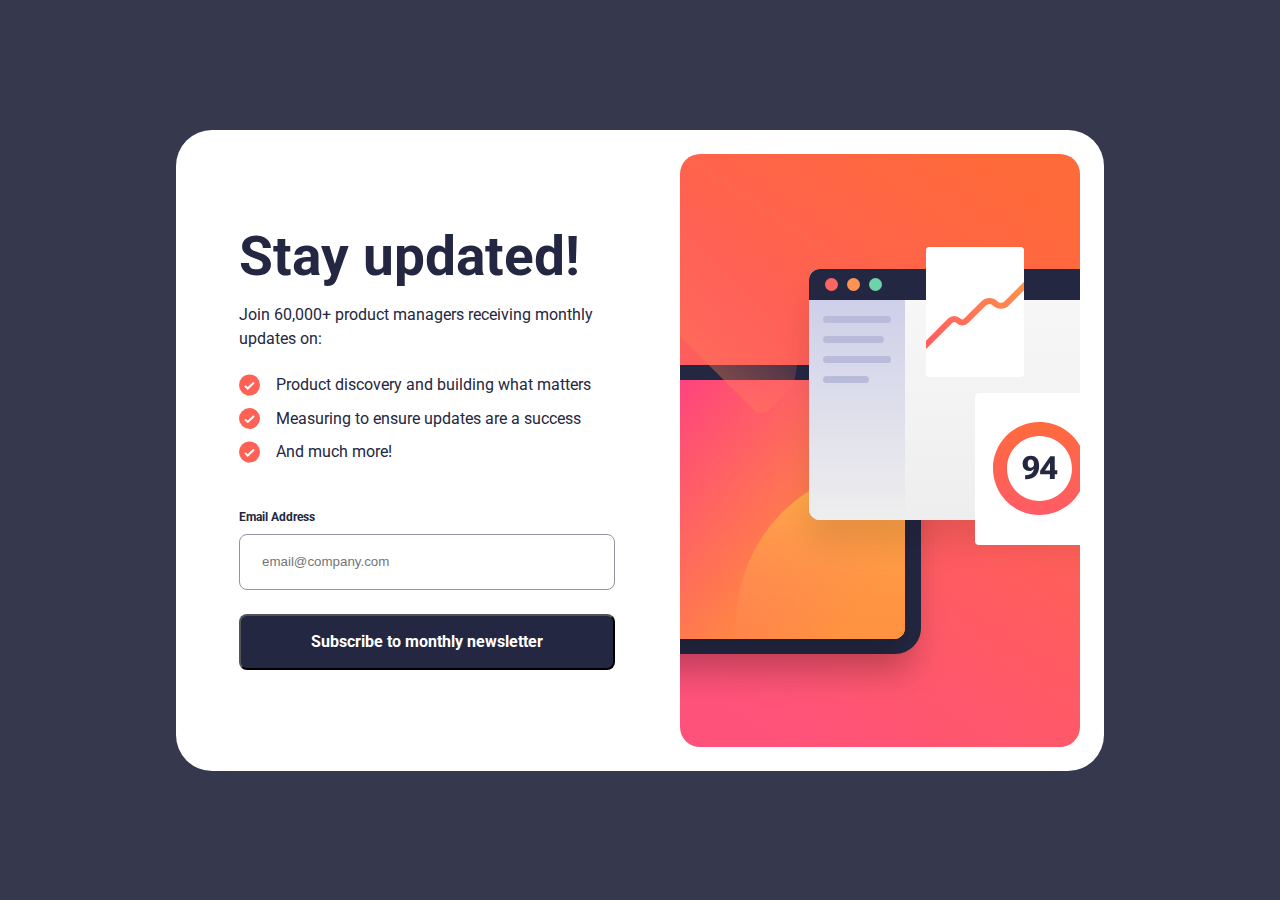
<file: index.html>
<!DOCTYPE html>
<html lang="en">
<head>
  <meta charset="UTF-8">
  <meta name="viewport" content="width=device-width, initial-scale=1.0">
  <link rel="stylesheet" href="./src/style.css">
  <link rel="icon" type="image/png" sizes="32x32" href="./src/images/favicon-32x32.png" >
  <title>Frontend Mentor | Newsletter sign-up form with success message</title>
</head>
<body>
  <!-- Sign-up form start -->
  <main>
    <div class="card">
      <div class="cover"></div>
      <div class="description">
        <h1 class="description__title">Stay updated!</h1>
        <p class="description__paragraph">Join 60,000+ product managers receiving monthly updates on:</p>
        <ul>
          <li class="li-flex">
            <img src="./src/images/icon-list.svg" alt="icon">
            <p>Product discovery and building what matters</p>
          </li>
          <li class="li-flex">
            <img src="./src/images/icon-list.svg" alt="icon">
            <p>Measuring to ensure updates are a success</p>
          </li>
          <li class="li-flex">
            <img src="./src/images/icon-list.svg" alt="icon">
            <p>And much more!</p>
          </li>
        </ul>
        <form action="">
            <div class="flex">
              <p>Email Address</p>
              <p id="error">Valid email required</p>
            </div>
            <div class="flex1">
              <input id="email" class="form__email" type="email" placeholder="email@company.com">
              <button type="submit" class="form__button">Subscribe to monthly newsletter</button>
            </div>
        </form>
      </div>
    </div>
    <div id="success" class="success">
      <div class="success-txt">
        <img src="./src/images/icon-success.svg" alt="icon success">
        <h2>Thanks for subscribing!</h2>
        <p> A confirmation email has been sent to <span id="email-txt">ash@loremcompany.com</span>.
          Please open it and click the button inside to confirm your subscription.</p>
      </div>
      <div class="success-btn">
        <button id="dismiss">Dismiss message</button>
      </div>
      <script src="./src/main.js"></script>
    </div>
  </main>
</body>
</html>
</file>
<file: src/style.css>
@import url('https://fonts.googleapis.com/css2?family=Poppins:wght@400;600&family=Roboto:wght@400;700&display=swap');

:root{
    --Tomato: hsl(4, 100%, 67%);
    --DarkSlateGrey: hsl(234, 29%, 20%);
    --CharcoalGrey: hsl(235, 18%, 26%);
    --Grey: hsl(231, 7%, 60%);
    --White: hsl(0, 0%, 100%);
    --Box-shadow: #FD6937;
}
*,::before,::after{
    margin: 0;
    padding: 0;
    box-sizing: border-box;
}
body{    
    width: 100%;
    min-height: 100vh;
    font-family: "Roboto", sans-serif;
    color: var(--DarkSlateGrey);
    background-color: var(--CharcoalGrey);
    font-size: 16px;
    display: flex;
    justify-content: center;
    align-items: center;
}
.card{
    width: 23.4375rem;
    height: 52.625rem;
    background-color: var(--White);
}
.cover{
    width: 100%;
    height: 17.75rem;
    background-image:url(../src/images/illustration-sign-up-mobile.svg);
}
.description{
    padding: 0 1.5rem 0 1.5625rem;
}
.description__title{
    font-weight: 700;
    margin-top: 2.375rem;
    letter-spacing: .0475rem;
    font-size: 2.375rem;
}
.description__paragraph{
    margin-top: 1.3125rem;
    line-height: 155.023%;
    font-size: 1rem;
}
ul{
    list-style-type: none;
    margin-top: 1.4375rem;
}
.li-flex{
    display: flex;
    flex-direction: row;
}
.li-flex img{
    margin-top: -0.625rem;
}
.li-flex p {
    margin-left: 1rem;
    margin-bottom: .625rem;
    font-size: 1rem;
    line-height: 147.687%;
}
.flex{
    margin-top: 2rem;
    width: 100%;
    display: flex;
    flex-direction: row;
    justify-content: space-between;
    align-items: center;
    font-size: .75rem;
    font-weight: 700;
}
.flex1{
    display: flex;
    flex-direction: column;
}
.flex p {
    width: 6.5625rem;
}
.form__email{
    margin-top: .625rem;
    width: 20.4375rem;
    height: 3.5rem;
    padding-left: 1.375rem;
    border-radius: .5rem;
    border: var(--Grey) solid .0625rem;
}
#error {
    display: none;
    width: 20.4375rem;
    padding-left: 1.375rem;
    color: var(--Tomato);
    text-align: end;
}
.form__button {
    margin-top: 1.5rem;
    width: 20.4375rem;
    height: 3.5rem;
    background-color: var(--DarkSlateGrey);
    color: var(--White);
    font-family: 'Roboto', sans-serif;
    font-weight: 700;
    font-size: 1rem;
    border-radius: .5rem;
}
.form__button:hover, #success button:hover{
    background: linear-gradient(
        45deg,
        #FF527A,
        #FD6937
    );
    border: none;
    box-shadow: .5rem 1.1875rem 2.3125rem -.5625rem var(--Box-shadow);
    cursor: pointer;
}
#success {
    width: 23.4375rem;
    height: 50.75rem;
    background-color: var(--White);
    padding: 9.3125rem 1.5rem 2.5rem 1.5rem;
    display: none;
    flex-direction: column;
    justify-content: space-between;
}
#success img {
    width: 4rem;
    height: 4rem;
}
#success h2 {
    margin-top: 2.5rem;
    font-size: 2.5rem;
    font-style: normal;
    font-weight: 700;
    line-height: 103.188%;
}
#success p {
    line-height: 150.188%;
    font-size: 1rem;
    margin-top: 1.375rem;
}
#email-txt {
    font-weight: 700;
}
#success button {
    text-align: center;
    background-color: var(--DarkSlateGrey);
    width: 20.4375rem;
    height: 3.5rem;
    color: var(--White);
    font-family: 'Roboto', sans-serif;
    font-weight: 700;
    font-size: 1rem;
    border-radius: .5rem;
}
@media (min-width:78.125rem) {
    .card{
        width: 58rem;
        height: 40.0625rem;
        display: flex;
        flex-direction: row-reverse;
        justify-content: space-between;
        padding: 1.5rem 1.5rem 1.5rem 3.9375rem;
        border-radius: 2.25rem;
    }
    .cover{
        width: 25rem;
        height: 37.0625rem;
        background-image: url(./images/illustration-sign-up-desktop.svg);
        border-radius: 1.25rem;
    }
    .description{
        padding: 0;
        width: 23.5rem;
    }
    .description__title{
        margin-top: 4.375rem;
        letter-spacing: 0;
        font-size: 3.4375rem;
    }
    .description__paragraph{
        margin-top: .9375rem;
    }
    ul{
        margin-top: 1.3125rem;
    }
    .flex{
        margin-top: 2.25rem;
    }
    .form__email,
    .form__button{
        width: 100%;
    }
    #success {
        width: 31.5rem;
        height: 32.5rem;
        padding: 3rem 2.4375rem 2.5rem 4rem;
        display: none;
        flex-direction: column;
        justify-content: space-between;
        border-radius: 2.25rem;
    }
    #success h2 {
        font-size: 3.4375rem;
    }
    #success button {
        width: 100%;
    }
}
</file>
